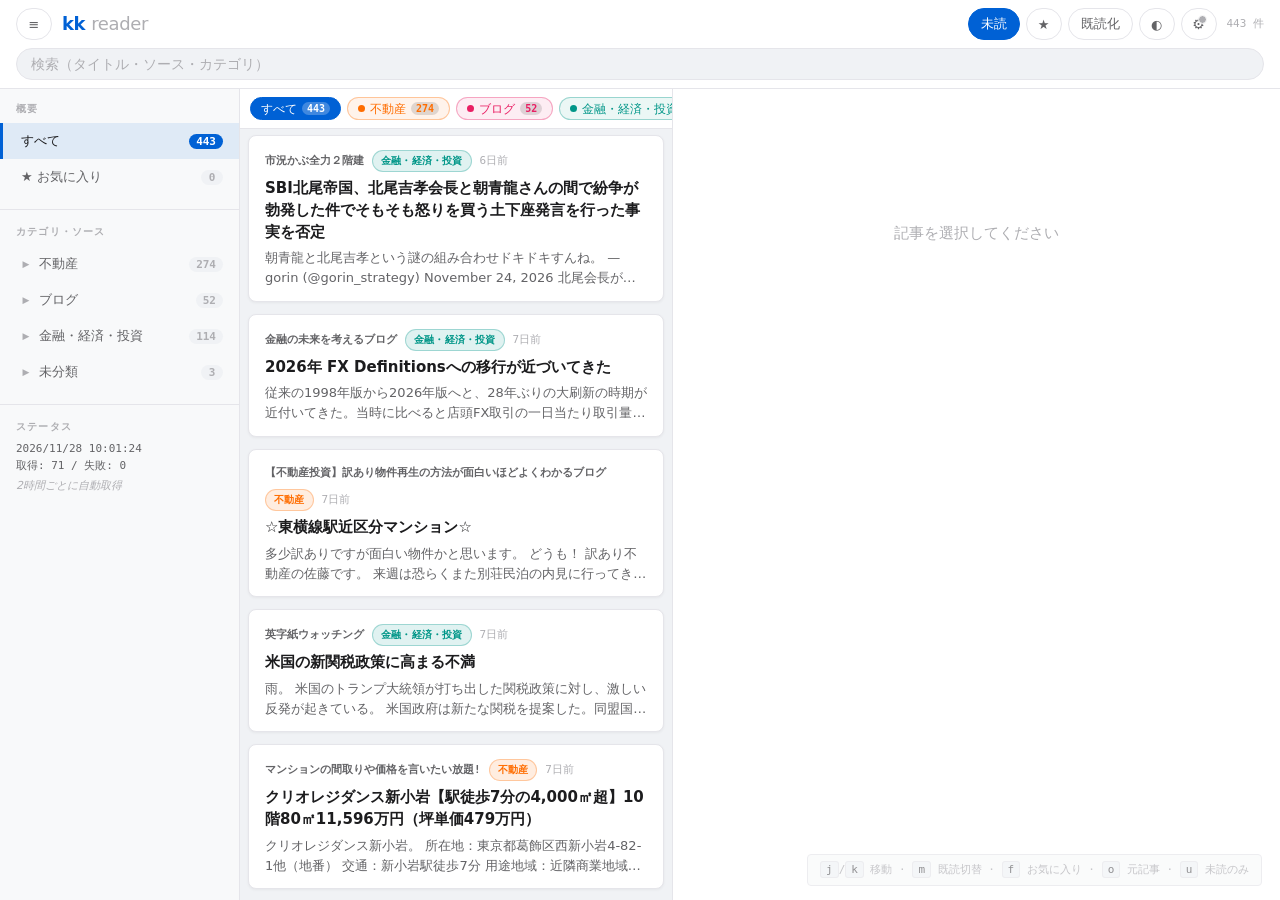
<file: docs/index.html>
<!doctype html>
<html lang="ja">
<head>
  <script src="init.js"></script>

<meta http-equiv="Content-Security-Policy" content="default-src 'none'; script-src 'self'; style-src 'self' https://fonts.googleapis.com; font-src https://fonts.gstatic.com; connect-src 'self' https://kk-sync.other9.workers.dev; img-src https: data:; frame-src 'none'; object-src 'none'; base-uri 'self'">
<meta charset="utf-8">
<meta name="viewport" content="width=device-width, initial-scale=1, viewport-fit=cover">
<meta name="robots" content="noindex,nofollow">
<meta name="theme-color" content="#ffffff">
<title>kk reader</title>
<link rel="preconnect" href="https://fonts.googleapis.com">
<link rel="preconnect" href="https://fonts.gstatic.com" crossorigin>
<link href="https://fonts.googleapis.com/css2?family=Inter:wght@400;500;600;700&family=Noto+Sans+JP:wght@400;500;700&family=JetBrains+Mono:wght@400;500&display=swap" rel="stylesheet">
<link rel="stylesheet" href="style.css">
</head>
<body data-theme="auto" data-mobile-view="list">

<header class="topbar">
  <div class="topbar-row topbar-main">
    <div class="topbar-left">
      <button class="icon-btn icon-only" id="toggle-sidebar" title="サイドバー" aria-label="サイドバー">≡</button>
      <h1 class="brand"><span class="brand-kk">kk</span> <span class="brand-dim">reader</span></h1>
    </div>
    <div class="topbar-right">
      <button class="filter-pill" id="filter-unread" data-active="true" title="未読のみ (u)">未読</button>
      <button class="filter-pill icon-only" id="filter-fav" title="お気に入りのみ (s)" aria-label="お気に入り">★</button>
      <button class="icon-btn" id="mark-all-read" title="表示中をすべて既読 (Shift+M)">既読化</button>
      <button class="icon-btn icon-only" id="theme-toggle" title="テーマ切替" aria-label="テーマ">◐</button>
      <button class="icon-btn icon-only" id="open-settings" title="同期設定" aria-label="設定">
        <span id="sync-badge" data-state="off">⚙</span>
      </button>
      <span class="status" id="status"></span>
    </div>
  </div>
  <div class="topbar-row topbar-search">
    <input type="search" id="search" placeholder="検索（タイトル・ソース・カテゴリ）" autocomplete="off">
  </div>
</header>

<div class="sidebar-backdrop" id="sidebar-backdrop"></div>

<main class="layout">
  <aside class="sidebar" id="sidebar">
    <div class="sidebar-section">
      <div class="sidebar-head">概要</div>
      <button class="cat-row top-row" data-cat="__all" data-active="true">
        <span class="cat-name">すべて</span>
        <span class="cat-count" id="count-all">0</span>
      </button>
      <button class="cat-row top-row" data-cat="__fav">
        <span class="cat-name">★ お気に入り</span>
        <span class="cat-count" id="count-fav">0</span>
      </button>
    </div>
    <div class="sidebar-section">
      <div class="sidebar-head">カテゴリ・ソース</div>
      <div id="category-list"></div>
    </div>
    <div class="sidebar-section sidebar-foot">
      <div class="sidebar-head">ステータス</div>
      <div id="fetch-status" class="fetch-status">未取得</div>
      <div class="hint">2時間ごとに自動取得</div>
    </div>
  </aside>

  <section class="article-list" id="article-list">
    <div class="toc-bar" id="toc-bar"></div>
    <div class="list-empty" id="list-empty">読み込み中…</div>
  </section>

  <section class="article-detail" id="article-detail">
    <div class="detail-mobile-header">
      <button class="icon-btn" id="back-to-list" title="一覧に戻る" aria-label="戻る">←</button>
      <span class="detail-mobile-title" id="detail-mobile-title"></span>
    </div>
    <div class="detail-content" id="detail-content">
      <div class="detail-empty">記事を選択してください</div>
    </div>
  </section>
</main>

<template id="tpl-article-row">
  <article class="row" tabindex="0">
    <div class="row-meta">
      <span class="row-source"></span>
      <span class="row-cat"></span>
      <span class="row-date"></span>
    </div>
    <h3 class="row-title"></h3>
    <p class="row-summary"></p>
    <div class="row-actions">
      <button class="row-fav" title="お気に入り (f)" aria-label="お気に入り">☆</button>
      <button class="row-read" title="既読/未読切替 (m)" aria-label="既読切替">●</button>
    </div>
  </article>
</template>

<template id="tpl-cat-row">
  <button class="cat-row">
    <span class="cat-caret"></span>
    <span class="cat-name"></span>
    <span class="cat-count"></span>
  </button>
</template>

<template id="tpl-feed-row">
  <button class="feed-row">
    <span class="feed-name"></span>
    <span class="feed-count"></span>
  </button>
</template>

<div class="shortcuts-hint" id="shortcuts-hint">
  <kbd>j</kbd>/<kbd>k</kbd> 移動 · <kbd>m</kbd> 既読切替 · <kbd>f</kbd> お気に入り · <kbd>o</kbd> 元記事 · <kbd>u</kbd> 未読のみ
</div>

<!-- ================ 設定モーダル ================ -->
<div class="settings-modal" id="settings-modal">
  <div class="settings-backdrop" id="settings-backdrop"></div>
  <div class="settings-panel">
    <div class="settings-head">
      <h2>同期設定</h2>
      <button class="icon-btn icon-only" id="close-settings" aria-label="閉じる">×</button>
    </div>
    <div class="settings-body">
      <p class="settings-intro">
        Cloudflare Worker 経由で複数端末間の既読・お気に入り状態を同期します。
        最初に PC で生成した token を3端末すべてで同じ値に設定してください。
      </p>

      <div class="settings-field">
        <label for="sync-url-input">Worker URL</label>
        <input type="text" id="sync-url-input" placeholder="https://kk-sync.other9.workers.dev" autocomplete="off">
        <div class="field-hint">通常は変更不要(デフォルトのまま)</div>
      </div>

      <div class="settings-field">
        <label for="sync-token-input">Sync Token</label>
        <input type="password" id="sync-token-input" placeholder="32文字以上のランダム文字列" autocomplete="off" spellcheck="false">
        <div class="field-hint">PCで <code>openssl rand -hex 32</code> 等で生成した値を貼り付け</div>
      </div>

      <div class="settings-actions">
        <button class="icon-btn" id="sync-test">接続テスト</button>
        <button class="icon-btn primary" id="sync-save">保存して同期</button>
        <button class="icon-btn danger" id="sync-clear">同期を解除</button>
      </div>

      <div class="settings-message" id="sync-message"></div>

      <div class="settings-status">
        <div class="settings-status-label">現在の状態</div>
        <div id="sync-status-display">未設定</div>
      </div>
    </div>
  </div>
</div>

<script src="sync.js"></script>
<script src="app.js"></script>
</body>
</html>
</file>
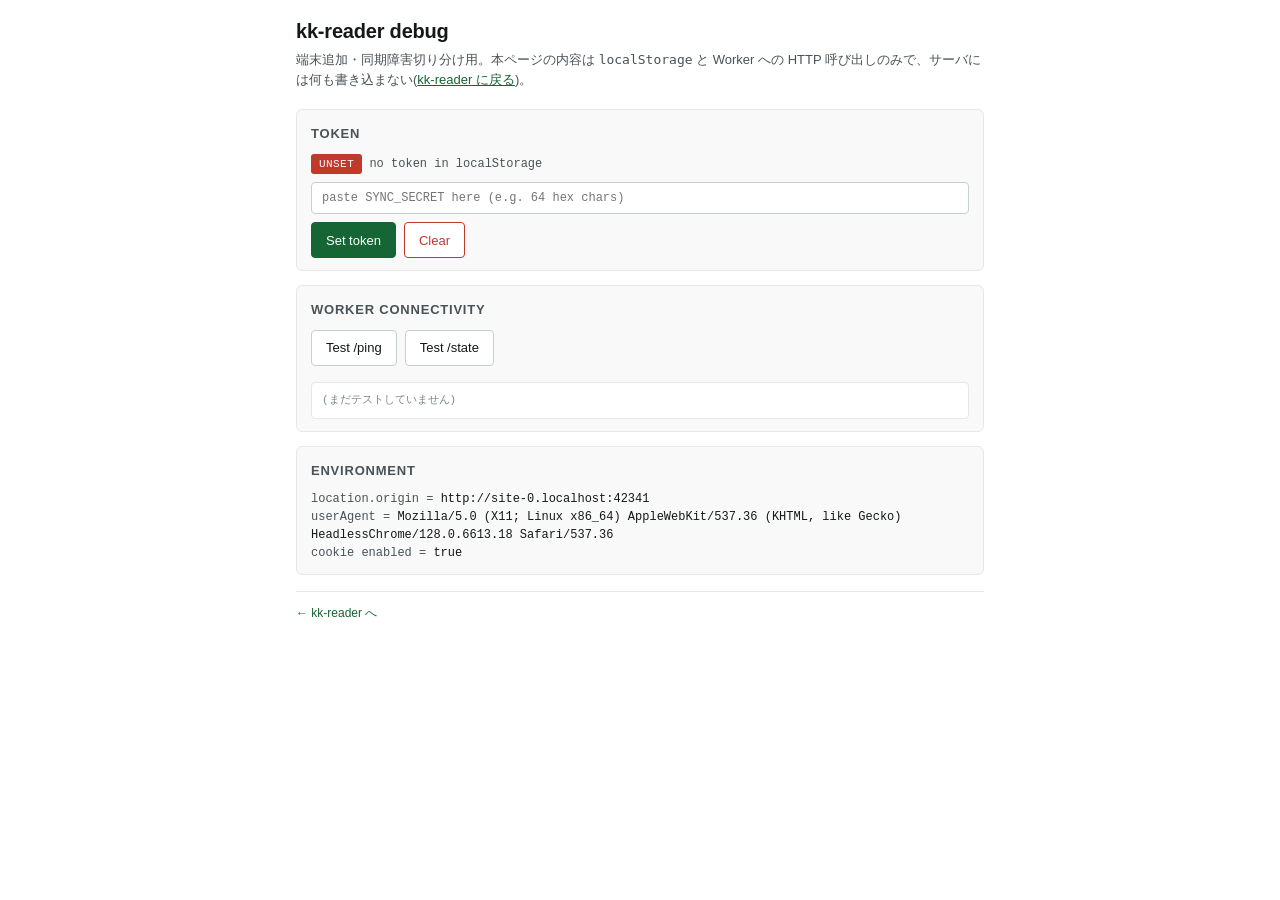
<file: docs/debug.html>
<!doctype html>
<html lang="ja">
<head>
  <meta charset="utf-8">
  <meta name="viewport" content="width=device-width, initial-scale=1">
  <meta name="robots" content="noindex, nofollow">
  <title>kk-reader debug</title>
  <style>
    :root {
      --bg: #ffffff;
      --bg-sunken: #f8f9f8;
      --ink: #14181a;
      --ink-mid: #4a5258;
      --ink-dim: #7c858b;
      --accent: #166534;
      --gold: #9a7e3a;
      --err: #c0392b;
      --rule: #e5e8e6;
      --rule-strong: #c8d0cc;
      --mono: "SF Mono", "Menlo", "Consolas", "Liberation Mono", monospace;
    }
    @media (prefers-color-scheme: dark) {
      :root {
        --bg: #0d100e;
        --bg-sunken: #161a17;
        --ink: #e5e8e6;
        --ink-mid: #aab2af;
        --ink-dim: #6f7874;
        --accent: #4ade80;
        --gold: #c2a35b;
        --err: #f08080;
        --rule: #2a2f2c;
        --rule-strong: #3a413d;
      }
    }
    * { box-sizing: border-box; }
    html, body {
      margin: 0;
      padding: 0;
      background: var(--bg);
      color: var(--ink);
      font: 15px/1.5 -apple-system, BlinkMacSystemFont, "Segoe UI", "Helvetica Neue", Helvetica, Arial, sans-serif;
    }
    body { padding: 16px; max-width: 720px; margin: 0 auto; }
    h1 {
      margin: 0 0 4px;
      font-size: 20px;
      font-weight: 600;
      letter-spacing: -0.01em;
    }
    .lede {
      color: var(--ink-mid);
      margin: 0 0 20px;
      font-size: 13px;
    }
    .lede a { color: var(--accent); }
    section {
      border: 1px solid var(--rule);
      border-radius: 6px;
      padding: 14px 14px 12px;
      margin: 0 0 14px;
      background: var(--bg-sunken);
    }
    section h2 {
      margin: 0 0 10px;
      font-size: 13px;
      font-weight: 600;
      color: var(--ink-mid);
      text-transform: uppercase;
      letter-spacing: 0.06em;
    }
    .row { display: flex; flex-direction: column; gap: 8px; }
    .row-h { display: flex; gap: 8px; flex-wrap: wrap; }
    .stat { font-family: var(--mono); font-size: 12px; }
    .stat .label { color: var(--ink-mid); }
    .stat .val { color: var(--ink); }
    .badge {
      display: inline-block;
      font-family: var(--mono);
      font-size: 11px;
      padding: 2px 8px;
      border-radius: 3px;
      letter-spacing: 0.04em;
    }
    .badge.ok { background: var(--accent); color: var(--bg); }
    .badge.err { background: var(--err); color: #fff; }
    .badge.idle { background: var(--rule-strong); color: var(--ink-mid); }
    input[type="text"], textarea {
      width: 100%;
      padding: 8px 10px;
      border: 1px solid var(--rule-strong);
      border-radius: 4px;
      background: var(--bg);
      color: var(--ink);
      font-family: var(--mono);
      font-size: 12px;
    }
    button {
      padding: 8px 14px;
      border: 1px solid var(--rule-strong);
      border-radius: 4px;
      background: var(--bg);
      color: var(--ink);
      font-size: 13px;
      cursor: pointer;
      min-height: 36px;
    }
    button.primary {
      background: var(--accent);
      border-color: var(--accent);
      color: var(--bg);
      font-weight: 500;
    }
    button.danger { color: var(--err); border-color: var(--err); }
    button:active { transform: translateY(1px); }
    pre {
      margin: 8px 0 0;
      padding: 10px;
      background: var(--bg);
      border: 1px solid var(--rule);
      border-radius: 4px;
      font-family: var(--mono);
      font-size: 11px;
      line-height: 1.4;
      max-height: 280px;
      overflow: auto;
      white-space: pre-wrap;
      word-break: break-all;
      color: var(--ink-mid);
    }
    pre.empty { color: var(--ink-dim); }
    footer {
      margin-top: 16px;
      padding-top: 12px;
      border-top: 1px solid var(--rule);
      font-size: 12px;
      color: var(--ink-dim);
    }
    footer a { color: var(--accent); text-decoration: none; }
    footer a:hover { text-decoration: underline; }
  </style>
</head>
<body>
  <h1>kk-reader debug</h1>
  <p class="lede">端末追加・同期障害切り分け用。本ページの内容は <code>localStorage</code> と Worker への HTTP 呼び出しのみで、サーバには何も書き込まない(<a href="/">kk-reader に戻る</a>)。</p>

  <section>
    <h2>Token</h2>
    <div class="row">
      <div class="stat" id="token-stat">読み込み中…</div>
      <div class="row-h">
        <input id="token-input" type="text" autocomplete="off" autocapitalize="off" autocorrect="off" spellcheck="false" placeholder="paste SYNC_SECRET here (e.g. 64 hex chars)">
      </div>
      <div class="row-h">
        <button class="primary" id="btn-set">Set token</button>
        <button class="danger" id="btn-clear">Clear</button>
      </div>
    </div>
  </section>

  <section>
    <h2>Worker connectivity</h2>
    <div class="row">
      <div class="row-h">
        <button id="btn-ping">Test /ping</button>
        <button id="btn-state">Test /state</button>
      </div>
      <pre id="result" class="empty">(まだテストしていません)</pre>
    </div>
  </section>

  <section>
    <h2>Environment</h2>
    <div class="stat" id="env"></div>
  </section>

  <footer>
    <a href="/">← kk-reader へ</a>
  </footer>

  <script>
    (function () {
      const WORKER = "https://kk-sync.other9.workers.dev";
      const KEY = "kkreader.syncToken";
      const $ = (id) => document.getElementById(id);
      const setHTML = (el, html) => { el.innerHTML = html; };
      const safe = (s) => String(s).replace(/[<>&]/g, (c) =>
        ({ "<": "&lt;", ">": "&gt;", "&": "&amp;" }[c]));

      function renderTokenStat() {
        const t = localStorage.getItem(KEY);
        if (!t) {
          setHTML($("token-stat"),
            '<span class="badge err">UNSET</span> ' +
            '<span class="label">no token in localStorage</span>');
          return;
        }
        const len = t.length;
        const ascii = [...t].every((c) => c.charCodeAt(0) < 128);
        const okLen = len >= 16;
        const badge = okLen && ascii ? "ok" : "err";
        setHTML($("token-stat"),
          '<span class="badge ' + badge + '">SET</span>' +
          ' <span class="label">length=</span><span class="val">' + len + '</span>' +
          ' <span class="label">ascii=</span><span class="val">' + ascii + '</span>' +
          ' <span class="label">prefix=</span><span class="val">' +
            safe(JSON.stringify(t.slice(0, 6))) + '</span>' +
          ' <span class="label">suffix=</span><span class="val">' +
            safe(JSON.stringify(t.slice(-6))) + '</span>');
      }

      function renderEnv() {
        setHTML($("env"),
          '<div><span class="label">location.origin =</span> <span class="val">' +
            safe(location.origin) + '</span></div>' +
          '<div><span class="label">userAgent       =</span> <span class="val">' +
            safe(navigator.userAgent) + '</span></div>' +
          '<div><span class="label">cookie enabled  =</span> <span class="val">' +
            navigator.cookieEnabled + '</span></div>'
        );
      }

      function logResult(label, status, text, extra) {
        const out = $("result");
        out.classList.remove("empty");
        const tag = status >= 200 && status < 300 ? "ok" : "err";
        out.textContent =
          "[" + new Date().toLocaleTimeString() + "] " + label +
          "\nstatus = " + status +
          "\nlen    = " + (text == null ? "-" : text.length) +
          (extra ? "\n" + extra : "") +
          (text != null
            ? "\n\n--- body (first 800 chars) ---\n" + text.slice(0, 800)
            : "");
      }

      async function testPing() {
        const t = localStorage.getItem(KEY);
        if (!t) {
          logResult("/ping", 0, null, "ABORT: no token in localStorage");
          return;
        }
        try {
          const r = await fetch(WORKER + "/ping", {
            headers: { Authorization: "Bearer " + t }
          });
          const body = await r.text();
          logResult("/ping", r.status, body);
        } catch (e) {
          logResult("/ping", 0, null, "FETCH ERROR: " + e.message);
        }
      }

      async function testState() {
        const t = localStorage.getItem(KEY);
        if (!t) {
          logResult("/state", 0, null, "ABORT: no token in localStorage");
          return;
        }
        try {
          const r = await fetch(WORKER + "/state", {
            headers: { Authorization: "Bearer " + t }
          });
          const body = await r.text();
          let extra = "";
          try {
            const d = JSON.parse(body);
            const readN = Object.keys(d.read || {}).length;
            const favN  = Object.keys(d.fav  || {}).length;
            extra = "read keys = " + readN + "\nfav keys  = " + favN;
          } catch {
            extra = "(response is not JSON)";
          }
          logResult("/state", r.status, body, extra);
        } catch (e) {
          logResult("/state", 0, null, "FETCH ERROR: " + e.message);
        }
      }

      $("btn-set").addEventListener("click", () => {
        const v = $("token-input").value.trim();
        if (!v) return;
        localStorage.setItem(KEY, v);
        $("token-input").value = "";
        renderTokenStat();
      });

      $("btn-clear").addEventListener("click", () => {
        if (!confirm("Clear kk-sync-token from localStorage?")) return;
        localStorage.removeItem(KEY);
        renderTokenStat();
      });

      $("btn-ping").addEventListener("click", testPing);
      $("btn-state").addEventListener("click", testState);

      renderTokenStat();
      renderEnv();
    })();
  </script>
</body>
</html>
</file>
<file: docs/style.css>
/* ========================================
   kk reader — Feedly-style modern design
   2026-05: sans-serif + category color system
   ======================================== */

:root {
  --bg: #ffffff;
  --bg-elev: #f8f9fa;
  --bg-sunken: #f0f2f5;
  --ink: #1c1c1e;
  --ink-mid: #636366;
  --ink-dim: #aeaeb2;
  --rule: #e5e5ea;
  --rule-strong: #c7c7cc;
  --accent: #0061d5;
  --accent-soft: #4285f4;
  --gold: #f59e0b;
  --read-fade: 0.42;

  --sans: "Inter", "Noto Sans JP", system-ui, -apple-system, sans-serif;
  --mono: "JetBrains Mono", ui-monospace, "Menlo", monospace;

  --radius: 8px;
  --radius-sm: 4px;
  --pad: 16px;
  --topbar-h: 56px;
  --topbar-h-mobile: 100px;
  --touch-min: 44px;
}

[data-theme="dark"] {
  --bg: #111111;
  --bg-elev: #1c1c1e;
  --bg-sunken: #080808;
  --ink: #f2f2f7;
  --ink-mid: #aeaeb2;
  --ink-dim: #636366;
  --rule: #2c2c2e;
  --rule-strong: #3a3a3c;
  --accent: #4fa8ff;
  --accent-soft: #6ec0ff;
  --gold: #ffd60a;
  --read-fade: 0.35;
}

@media (prefers-color-scheme: dark) {
  [data-theme="auto"] {
    --bg: #111111;
    --bg-elev: #1c1c1e;
    --bg-sunken: #080808;
    --ink: #f2f2f7;
    --ink-mid: #aeaeb2;
    --ink-dim: #636366;
    --rule: #2c2c2e;
    --rule-strong: #3a3a3c;
    --accent: #4fa8ff;
    --accent-soft: #6ec0ff;
    --gold: #ffd60a;
    --read-fade: 0.35;
  }
}

* { box-sizing: border-box; }

html, body {
  margin: 0; padding: 0;
  background: var(--bg);
  color: var(--ink);
  font-family: var(--sans);
  -webkit-font-smoothing: antialiased;
  -moz-osx-font-smoothing: grayscale;
  -webkit-tap-highlight-color: transparent;
  overscroll-behavior-y: none;
}
html, body { height: 100%; }
@supports (height: 100dvh) { html, body { height: 100dvh; } }
body { display: flex; flex-direction: column; font-size: 15px; line-height: 1.6; }

button { font-family: inherit; cursor: pointer; }
a { color: var(--accent); text-decoration: none; }
a:hover { text-decoration: underline; }
kbd {
  font-family: var(--mono); font-size: 11px; padding: 1px 5px;
  background: var(--bg-sunken); border: 1px solid var(--rule); border-radius: 3px;
  color: var(--ink-mid);
}
input, textarea, select { font-size: 16px; }

/* ============== Topbar ============== */

.topbar {
  background: var(--bg);
  border-bottom: 1px solid var(--rule);
  position: sticky; top: 0; z-index: 100; flex-shrink: 0;
}
.topbar-row { display: flex; align-items: center; padding: 8px 16px; gap: 10px; }
.topbar-main { justify-content: space-between; }
.topbar-search { padding-top: 0; }
.topbar-search input { flex: 1; }
.topbar-left { display: flex; align-items: center; gap: 10px; min-width: 0; }
.topbar-right { display: flex; align-items: center; gap: 6px; flex-wrap: wrap; }

.brand {
  margin: 0; font-size: 18px; font-weight: 700;
  letter-spacing: -0.02em; white-space: nowrap; color: var(--ink);
}
.brand-kk { color: var(--accent); }
.brand-dim { font-weight: 400; color: var(--ink-dim); }

#search {
  width: 100%; padding: 7px 14px;
  font-family: var(--sans); font-size: 14px;
  background: var(--bg-sunken); border: 1px solid var(--rule); border-radius: 20px;
  color: var(--ink); transition: border-color 0.15s, background 0.15s;
}
#search:focus { outline: none; border-color: var(--accent); background: var(--bg); }
#search::placeholder { color: var(--ink-dim); }

.icon-btn, .filter-pill {
  font-family: var(--sans); font-size: 13px; font-weight: 500;
  padding: 6px 12px; background: transparent;
  border: 1px solid var(--rule); border-radius: 20px;
  color: var(--ink-mid); transition: all 0.12s; min-height: 32px;
}
.icon-btn.icon-only, .filter-pill.icon-only { width: 36px; padding: 6px; text-align: center; }
.icon-btn:hover, .filter-pill:hover {
  border-color: var(--accent); color: var(--accent);
  background: color-mix(in srgb, var(--accent) 8%, transparent);
}
.filter-pill[data-active="true"] {
  background: var(--accent); border-color: var(--accent); color: #fff;
}

.status { font-family: var(--mono); font-size: 11px; color: var(--ink-dim); margin-left: 4px; white-space: nowrap; }

/* ============== Layout ============== */

.layout {
  display: grid;
  grid-template-columns: 240px minmax(340px, 1fr) minmax(400px, 1.4fr);
  flex: 1; min-height: 0;
}

/* ============== Sidebar ============== */

.sidebar {
  background: var(--bg-elev); border-right: 1px solid var(--rule);
  overflow-y: auto; padding: 12px 0; -webkit-overflow-scrolling: touch;
}

.sidebar-backdrop {
  display: none; position: fixed; inset: 0;
  background: rgba(0,0,0,0.4); z-index: 55;
  opacity: 0; transition: opacity 0.2s; pointer-events: none;
}
.sidebar-backdrop.show { display: block; opacity: 1; pointer-events: auto; }
@media (min-width: 721px) { .sidebar-backdrop { display: none !important; } }

.sidebar-section {
  padding: 0 0 14px; border-bottom: 1px solid var(--rule); margin-bottom: 14px;
}
.sidebar-section:last-child { border-bottom: none; }

.sidebar-head {
  font-size: 10px; font-weight: 700; letter-spacing: 0.12em;
  text-transform: uppercase; color: var(--ink-dim);
  padding: 0 16px 6px; font-family: var(--mono);
}

.cat-row {
  display: flex; width: 100%; align-items: center; gap: 6px;
  padding: 8px 16px; background: transparent; border: none;
  text-align: left; font-family: var(--sans); font-size: 13px; font-weight: 500;
  color: var(--ink-mid); border-left: 3px solid transparent;
  transition: all 0.1s; min-height: 36px;
}
.cat-row:hover { background: var(--bg-sunken); color: var(--ink); }
.cat-row[data-active="true"] {
  background: color-mix(in srgb, var(--cat-color, var(--accent)) 10%, var(--bg-elev));
  border-left-color: var(--cat-color, var(--accent));
  color: var(--ink);
}
.cat-row.top-row { padding-left: 18px; }

.cat-caret {
  display: inline-block; width: 14px; flex-shrink: 0;
  color: var(--ink-dim); font-size: 9px;
  transition: transform 0.15s; text-align: center;
}
.cat-row[data-expanded="true"] .cat-caret { transform: rotate(90deg); }
.cat-row.top-row .cat-caret { display: none; }

.cat-name { flex: 1; overflow: hidden; text-overflow: ellipsis; white-space: nowrap; }

.cat-count {
  font-family: var(--mono); font-size: 11px; font-weight: 600;
  color: var(--ink-dim); background: var(--bg-sunken);
  padding: 1px 7px; border-radius: 10px; min-width: 22px; text-align: center;
}
.cat-row[data-active="true"] .cat-count {
  background: var(--cat-color, var(--accent)); color: #fff;
}

.feed-list { background: rgba(0,0,0,0.02); }
[data-theme="dark"] .feed-list { background: rgba(255,255,255,0.02); }

.feed-row {
  display: flex; width: 100%; align-items: center; gap: 8px;
  padding: 6px 16px 6px 32px; background: transparent; border: none;
  text-align: left; font-family: var(--sans); font-size: 12px;
  color: var(--ink-dim); border-left: 3px solid transparent;
  transition: all 0.1s; min-height: 30px;
}
.feed-row:hover { background: var(--bg-sunken); color: var(--ink); }
.feed-row[data-active="true"] {
  background: var(--bg-sunken); border-left-color: var(--cat-color, var(--accent));
  color: var(--ink); font-weight: 500;
}
.feed-row[data-inactive="true"] { opacity: 0.4; font-style: italic; }
.feed-name { flex: 1; overflow: hidden; text-overflow: ellipsis; white-space: nowrap; }
.feed-count { font-family: var(--mono); font-size: 10px; color: var(--ink-dim); flex-shrink: 0; }

.fetch-status { font-family: var(--mono); font-size: 11px; color: var(--ink-mid); padding: 0 16px; line-height: 1.5; }
.hint { font-size: 11px; color: var(--ink-dim); font-style: italic; padding: 4px 16px 0; line-height: 1.5; }

/* ============== ToC bar ============== */

.toc-bar {
  display: flex; gap: 6px; padding: 8px 10px;
  overflow-x: auto; border-bottom: 1px solid var(--rule);
  background: var(--bg); position: sticky; top: 0; z-index: 10;
  -webkit-overflow-scrolling: touch; scrollbar-width: none; flex-shrink: 0;
}
.toc-bar::-webkit-scrollbar { display: none; }
.toc-bar:empty { display: none; }

.toc-pill {
  display: inline-flex; align-items: center; gap: 5px;
  padding: 4px 10px; border-radius: 14px; border: 1px solid var(--rule);
  background: var(--bg-elev); font-family: var(--sans); font-size: 12px;
  font-weight: 500; color: var(--ink-mid); white-space: nowrap;
  cursor: pointer; transition: all 0.15s; flex-shrink: 0;
}
.toc-pill:hover { border-color: var(--rule-strong); color: var(--ink); }
.toc-pill[data-active="true"] { background: var(--accent); border-color: var(--accent); color: #fff; }

.toc-pill[data-cat]:not([data-cat="__all"]):not([data-cat="__fav"]) {
  border-color: color-mix(in srgb, var(--cat-color) 35%, transparent);
  color: var(--cat-color);
  background: color-mix(in srgb, var(--cat-color) 8%, var(--bg));
}
.toc-pill[data-cat]:not([data-cat="__all"]):not([data-cat="__fav"])[data-active="true"] {
  background: var(--cat-color); border-color: var(--cat-color); color: #fff;
}

.toc-dot {
  width: 7px; height: 7px; border-radius: 50%;
  background: var(--cat-color, var(--ink-dim)); flex-shrink: 0;
}
.toc-pill[data-active="true"] .toc-dot { background: rgba(255,255,255,0.7); }
.toc-name { line-height: 1; }
.toc-count {
  font-family: var(--mono); font-size: 10px; font-weight: 700;
  background: rgba(0,0,0,0.12); color: inherit;
  padding: 1px 5px; border-radius: 8px; min-width: 16px; text-align: center;
}
.toc-pill[data-active="true"] .toc-count { background: rgba(255,255,255,0.25); }

/* ============== Article list ============== */

.article-list {
  background: var(--bg-sunken); overflow-y: auto;
  border-right: 1px solid var(--rule); -webkit-overflow-scrolling: touch;
  display: flex; flex-direction: column;
}

.list-empty {
  padding: 60px 20px; text-align: center; color: var(--ink-dim); flex: 1;
}

.row {
  display: block; padding: 14px 16px 12px;
  background: var(--bg); border: 1px solid var(--rule); border-radius: var(--radius);
  margin: 6px 8px; cursor: pointer; position: relative;
  box-shadow: 0 1px 3px rgba(0,0,0,0.05);
  transition: box-shadow 0.15s, border-color 0.15s;
  flex-shrink: 0;
}
.row:hover { border-color: var(--rule-strong); box-shadow: 0 2px 8px rgba(0,0,0,0.1); }
.row[data-selected="true"] {
  border-color: var(--accent);
  box-shadow: 0 0 0 2px color-mix(in srgb, var(--accent) 20%, transparent);
}
.row[data-read="true"] { opacity: var(--read-fade); }
.row[data-read="true"] .row-title { font-weight: 400; }

.row-meta {
  display: flex; gap: 8px; align-items: center;
  font-size: 11px; font-family: var(--mono);
  color: var(--ink-dim); margin-bottom: 6px; flex-wrap: wrap;
}
.row-source { font-weight: 600; color: var(--ink-mid); }
.row-cat {
  padding: 2px 8px; border-radius: 12px;
  font-size: 10px; font-weight: 700; letter-spacing: 0.02em;
  background: color-mix(in srgb, var(--cat-color, #888) 12%, var(--bg));
  color: var(--cat-color, var(--ink-mid));
  border: 1px solid color-mix(in srgb, var(--cat-color, #888) 30%, transparent);
}
.row-date { color: var(--ink-dim); }

.row-title { margin: 0 0 5px; font-size: 15px; font-weight: 600; line-height: 1.45; color: var(--ink); }
.row-summary {
  margin: 0; font-size: 13px; line-height: 1.55; color: var(--ink-mid);
  display: -webkit-box; -webkit-line-clamp: 2; -webkit-box-orient: vertical; overflow: hidden;
}

.row-actions {
  position: absolute; top: 8px; right: 8px;
  display: flex; gap: 2px; opacity: 0; transition: opacity 0.15s;
}
.row:hover .row-actions, .row[data-selected="true"] .row-actions { opacity: 1; }
@media (hover: none) { .row-actions { opacity: 0.7; } }

.row-fav, .row-read {
  background: transparent; border: none; font-size: 15px;
  width: 32px; height: 32px; padding: 0;
  color: var(--ink-dim); border-radius: 6px;
}
.row-fav:hover, .row-read:hover { background: var(--bg-sunken); color: var(--ink); }
.row[data-fav="true"] .row-fav { color: var(--gold); }
.row[data-read="true"] .row-read::after { content: "○"; }
.row[data-read="false"] .row-read::after { content: "●"; color: var(--accent); }

.load-more-wrap { padding: 12px 8px 16px; text-align: center; }
.load-more {
  padding: 10px 24px; background: var(--bg);
  border: 1px solid var(--rule); color: var(--ink-mid);
  font-family: var(--sans); font-size: 13px; font-weight: 500;
  border-radius: 20px; min-height: var(--touch-min); transition: all 0.15s;
}
.load-more:hover { border-color: var(--accent); color: var(--accent); }

/* ============== Detail ============== */

.article-detail {
  background: var(--bg); display: flex; flex-direction: column; overflow: hidden;
}

.detail-mobile-header {
  display: none; align-items: center; gap: 12px;
  padding: 8px 16px; border-bottom: 1px solid var(--rule);
  background: var(--bg); flex-shrink: 0;
}
.detail-mobile-header .icon-btn {
  font-size: 18px; width: var(--touch-min); height: var(--touch-min);
  padding: 0; display: flex; align-items: center; justify-content: center;
}
.detail-mobile-title {
  flex: 1; font-size: 13px; color: var(--ink-mid);
  overflow: hidden; text-overflow: ellipsis; white-space: nowrap;
}

.detail-content {
  overflow-y: auto; padding: 32px 48px;
  -webkit-overflow-scrolling: touch; flex: 1;
}

.detail-empty { color: var(--ink-dim); text-align: center; padding-top: 100px; }

.detail-meta {
  font-family: var(--mono); font-size: 11px; color: var(--ink-dim);
  letter-spacing: 0.02em; margin-bottom: 8px; text-transform: uppercase;
}
.detail-meta .accent { color: var(--accent); }

.detail-title {
  font-size: 26px; font-weight: 700; line-height: 1.35;
  margin: 0 0 8px; color: var(--ink); letter-spacing: -0.01em;
}
.detail-source { font-size: 13px; color: var(--ink-mid); margin-bottom: 20px; }
.detail-source a { color: var(--accent); }

.detail-toolbar {
  display: flex; gap: 8px; padding: 12px 0; margin-bottom: 24px;
  border-top: 1px solid var(--rule); border-bottom: 1px solid var(--rule); flex-wrap: wrap;
}
.detail-toolbar button {
  padding: 7px 14px; background: transparent; border: 1px solid var(--rule);
  border-radius: 20px; font-family: var(--sans); font-size: 13px; font-weight: 500;
  color: var(--ink-mid); min-height: var(--touch-min); transition: all 0.12s;
}
.detail-toolbar button:hover { border-color: var(--accent); color: var(--accent); }
.detail-toolbar button[data-active="true"] {
  background: var(--accent); border-color: var(--accent); color: #fff;
}

.detail-body {
  font-size: 16px; line-height: 1.8; color: var(--ink-mid); max-width: 68ch;
}
.detail-body p { margin: 0 0 1em; }
.detail-body img, .detail-body video, .detail-body iframe { max-width: 100%; height: auto; }
.detail-body a { color: var(--accent); word-break: break-word; }
.detail-body blockquote {
  border-left: 3px solid var(--accent); margin: 1em 0;
  padding-left: 16px; color: var(--ink-dim);
}
.detail-body pre, .detail-body code {
  font-family: var(--mono); font-size: 13px;
  background: var(--bg-sunken); padding: 1px 4px; border-radius: 4px;
}
.detail-body pre { padding: 12px; overflow-x: auto; }
.detail-body h1, .detail-body h2, .detail-body h3 { color: var(--ink); margin-top: 1.5em; }

/* ============== Misc ============== */

.shortcuts-hint {
  position: fixed; bottom: 14px; right: 18px;
  padding: 6px 12px; background: var(--bg-elev);
  border: 1px solid var(--rule); border-radius: var(--radius-sm);
  font-size: 11px; color: var(--ink-dim); font-family: var(--mono);
  opacity: 0.7; pointer-events: none;
}

::-webkit-scrollbar { width: 8px; height: 8px; }
::-webkit-scrollbar-track { background: transparent; }
::-webkit-scrollbar-thumb {
  background: var(--rule-strong); border: 2px solid transparent;
  background-clip: padding-box; border-radius: 8px;
}
::-webkit-scrollbar-thumb:hover {
  background: var(--ink-dim); background-clip: padding-box; border: 2px solid transparent;
}

/* ============== Responsive ============== */

@media (max-width: 1100px) {
  .layout { grid-template-columns: 220px 1fr; }
  .article-detail { display: none; }
  .article-detail.show {
    display: flex; flex-direction: column; position: fixed;
    inset: var(--topbar-h) 0 0 0; z-index: 50; background: var(--bg);
  }
  .article-detail.show .detail-mobile-header { display: flex; }
  .detail-content { padding: 24px 32px; }
  .shortcuts-hint { display: none; }
}

@media (max-width: 720px) {
  .layout { grid-template-columns: 1fr; }
  .sidebar {
    position: fixed; inset: var(--topbar-h-mobile) 0 0 0; z-index: 60;
    transform: translateX(-100%); transition: transform 0.22s ease;
    width: 84%; max-width: 340px; box-shadow: 4px 0 24px rgba(0,0,0,0.18);
  }
  .sidebar.show { transform: translateX(0); }
  .article-detail.show { inset: 0; z-index: 110; }
  .detail-content { padding: 20px 16px; }
  .detail-title { font-size: 22px; }

  body { font-size: 16px; }
  .brand { font-size: 17px; }
  .icon-btn, .filter-pill { font-size: 13px; padding: 6px 8px; min-height: 34px; }
  .icon-btn.icon-only, .filter-pill.icon-only { width: 32px; padding: 6px; }
  .topbar-right { gap: 3px; }
  .topbar-left { gap: 8px; }
  .topbar-row { padding: 8px 12px; gap: 6px; }
  #search { padding: 8px 14px; }

  .row { margin: 5px 6px; padding: 14px 14px 12px; }
  .row-title { font-size: 16px; line-height: 1.45; }
  .row-summary { font-size: 13.5px; -webkit-line-clamp: 3; }
  .row-meta { font-size: 11px; }

  .cat-row { font-size: 14px; padding: 10px 16px; min-height: var(--touch-min); }
  .cat-count { font-size: 11px; }
  .feed-row { font-size: 13px; padding: 8px 16px 8px 32px; min-height: 38px; }

  .detail-meta { font-size: 11px; }
  .detail-source { font-size: 13px; }
  .detail-toolbar button { font-size: 13px; }
  .detail-body { font-size: 16px; line-height: 1.8; }
  .detail-mobile-title { font-size: 13px; }
  .fetch-status { font-size: 11px; }
  .hint { font-size: 11px; }
  .settings-head h2 { font-size: 18px; }
  .settings-intro { font-size: 13px; }
  .settings-field input { font-size: 16px; padding: 10px 12px; }
  .settings-actions .icon-btn { font-size: 14px; padding: 10px 18px; }
}

@media (max-width: 380px) {
  .row { margin: 4px; }
  .row-title { font-size: 15px; }
  .detail-content { padding: 16px 12px; }
  .detail-title { font-size: 20px; }
}

/* ============== Settings Modal & Sync Badge ============== */

#sync-badge { display: inline-block; position: relative; font-size: 14px; line-height: 1; }
#sync-badge::after {
  content: ""; position: absolute; top: -2px; right: -2px;
  width: 7px; height: 7px; border-radius: 50%;
  background: var(--ink-dim); border: 1px solid var(--bg);
}
#sync-badge[data-state="on"]::after { background: #34c759; }
#sync-badge[data-state="error"]::after { background: #ff3b30; }
#sync-badge[data-state="off"]::after { background: var(--ink-dim); }

.settings-modal { display: none; position: fixed; inset: 0; z-index: 200; }
.settings-modal.show { display: block; }

.settings-backdrop { position: absolute; inset: 0; background: rgba(0,0,0,0.5); }

.settings-panel {
  position: relative; margin: 5vh auto 0; max-width: 540px;
  background: var(--bg); border: 1px solid var(--rule);
  border-radius: 12px; box-shadow: 0 12px 40px rgba(0,0,0,0.15);
  max-height: 90vh; display: flex; flex-direction: column;
}
@media (max-width: 720px) {
  .settings-panel {
    margin: 0; max-width: none;
    height: 100vh; height: 100dvh;
    max-height: none; border: none; border-radius: 0;
  }
}

.settings-head {
  display: flex; align-items: center; justify-content: space-between;
  padding: 16px 24px; border-bottom: 1px solid var(--rule); flex-shrink: 0;
}
.settings-head h2 { margin: 0; font-size: 17px; font-weight: 700; color: var(--ink); }
.settings-head .icon-btn {
  font-size: 18px; width: 36px; height: 36px; padding: 0;
  display: flex; align-items: center; justify-content: center;
}

.settings-body { padding: 20px 24px 24px; overflow-y: auto; }

.settings-intro {
  font-size: 13px; line-height: 1.65; color: var(--ink-mid);
  margin: 0 0 20px; padding: 12px 14px;
  background: var(--bg-sunken); border-left: 3px solid var(--accent); border-radius: 4px;
}

.settings-field { margin-bottom: 16px; }
.settings-field label {
  display: block; font-size: 11px; font-weight: 700;
  letter-spacing: 0.06em; color: var(--ink-mid); margin-bottom: 6px;
  font-family: var(--mono); text-transform: uppercase;
}
.settings-field input {
  width: 100%; padding: 8px 12px; background: var(--bg-sunken);
  border: 1px solid var(--rule); border-radius: var(--radius-sm);
  font-family: var(--mono); font-size: 13px; color: var(--ink);
}
.settings-field input:focus { outline: none; border-color: var(--accent); background: var(--bg); }
.field-hint { margin-top: 5px; font-size: 11px; color: var(--ink-dim); font-style: italic; }
.field-hint code {
  font-family: var(--mono); background: var(--bg-sunken);
  padding: 1px 4px; border-radius: 3px; font-style: normal;
}

.settings-actions {
  display: flex; flex-wrap: wrap; gap: 8px;
  margin-top: 24px; padding-top: 20px; border-top: 1px solid var(--rule);
}
.settings-actions .icon-btn { padding: 8px 18px; font-size: 13px; font-weight: 500; min-height: var(--touch-min); }
.settings-actions .icon-btn.primary { background: var(--accent); border-color: var(--accent); color: #fff; }
.settings-actions .icon-btn.primary:hover { filter: brightness(1.1); color: #fff; }
.settings-actions .icon-btn.danger { margin-left: auto; color: #ff3b30; border-color: rgba(255,59,48,0.3); }
.settings-actions .icon-btn.danger:hover { border-color: #ff3b30; background: rgba(255,59,48,0.05); }

.settings-message { margin-top: 14px; font-size: 13px; min-height: 20px; font-family: var(--mono); }

.settings-status {
  margin-top: 18px; padding: 12px 14px; background: var(--bg-sunken);
  border-radius: var(--radius-sm); border-left: 3px solid var(--rule-strong);
}
.settings-status-label {
  font-size: 10px; font-weight: 700; letter-spacing: 0.12em;
  text-transform: uppercase; color: var(--ink-dim); font-family: var(--mono); margin-bottom: 4px;
}
#sync-status-display { font-size: 12px; color: var(--ink-mid); font-family: var(--mono); word-break: break-word; }

/* ============== Lazy article body ============== */

.lazy-summary {
  color: var(--ink-mid); font-style: italic;
  margin-bottom: 1.5em; padding-bottom: 1em; border-bottom: 1px solid var(--rule);
}
.lazy-loading {
  display: flex; flex-direction: column; align-items: center;
  justify-content: center; padding: 40px 20px; color: var(--ink-mid); gap: 16px;
}
.lazy-loading p { margin: 0; font-size: 14px; font-family: var(--mono); }
.spinner {
  width: 28px; height: 28px; border: 3px solid var(--rule);
  border-top-color: var(--accent); border-radius: 50%;
  animation: kk-spin 0.8s linear infinite;
}
@keyframes kk-spin { to { transform: rotate(360deg); } }

.lazy-error, .lazy-fallback {
  padding: 16px 20px; background: var(--bg-sunken);
  border-left: 3px solid var(--rule-strong); border-radius: var(--radius-sm); margin: 1em 0;
}
.lazy-error { border-left-color: #ff3b30; }
.lazy-error p, .lazy-fallback p { margin: 0.5em 0; font-size: 14px; color: var(--ink-mid); }
.lazy-error-detail { font-family: var(--mono); font-size: 12px !important; color: var(--ink-dim) !important; word-break: break-word; }
.lazy-error .icon-btn { margin-top: 12px; padding: 8px 16px; }
.lazy-fetched-note {
  margin-top: 2em; padding-top: 1em; border-top: 1px solid var(--rule);
  font-size: 11px; color: var(--ink-dim); font-family: var(--mono); text-align: right;
}
</file>
